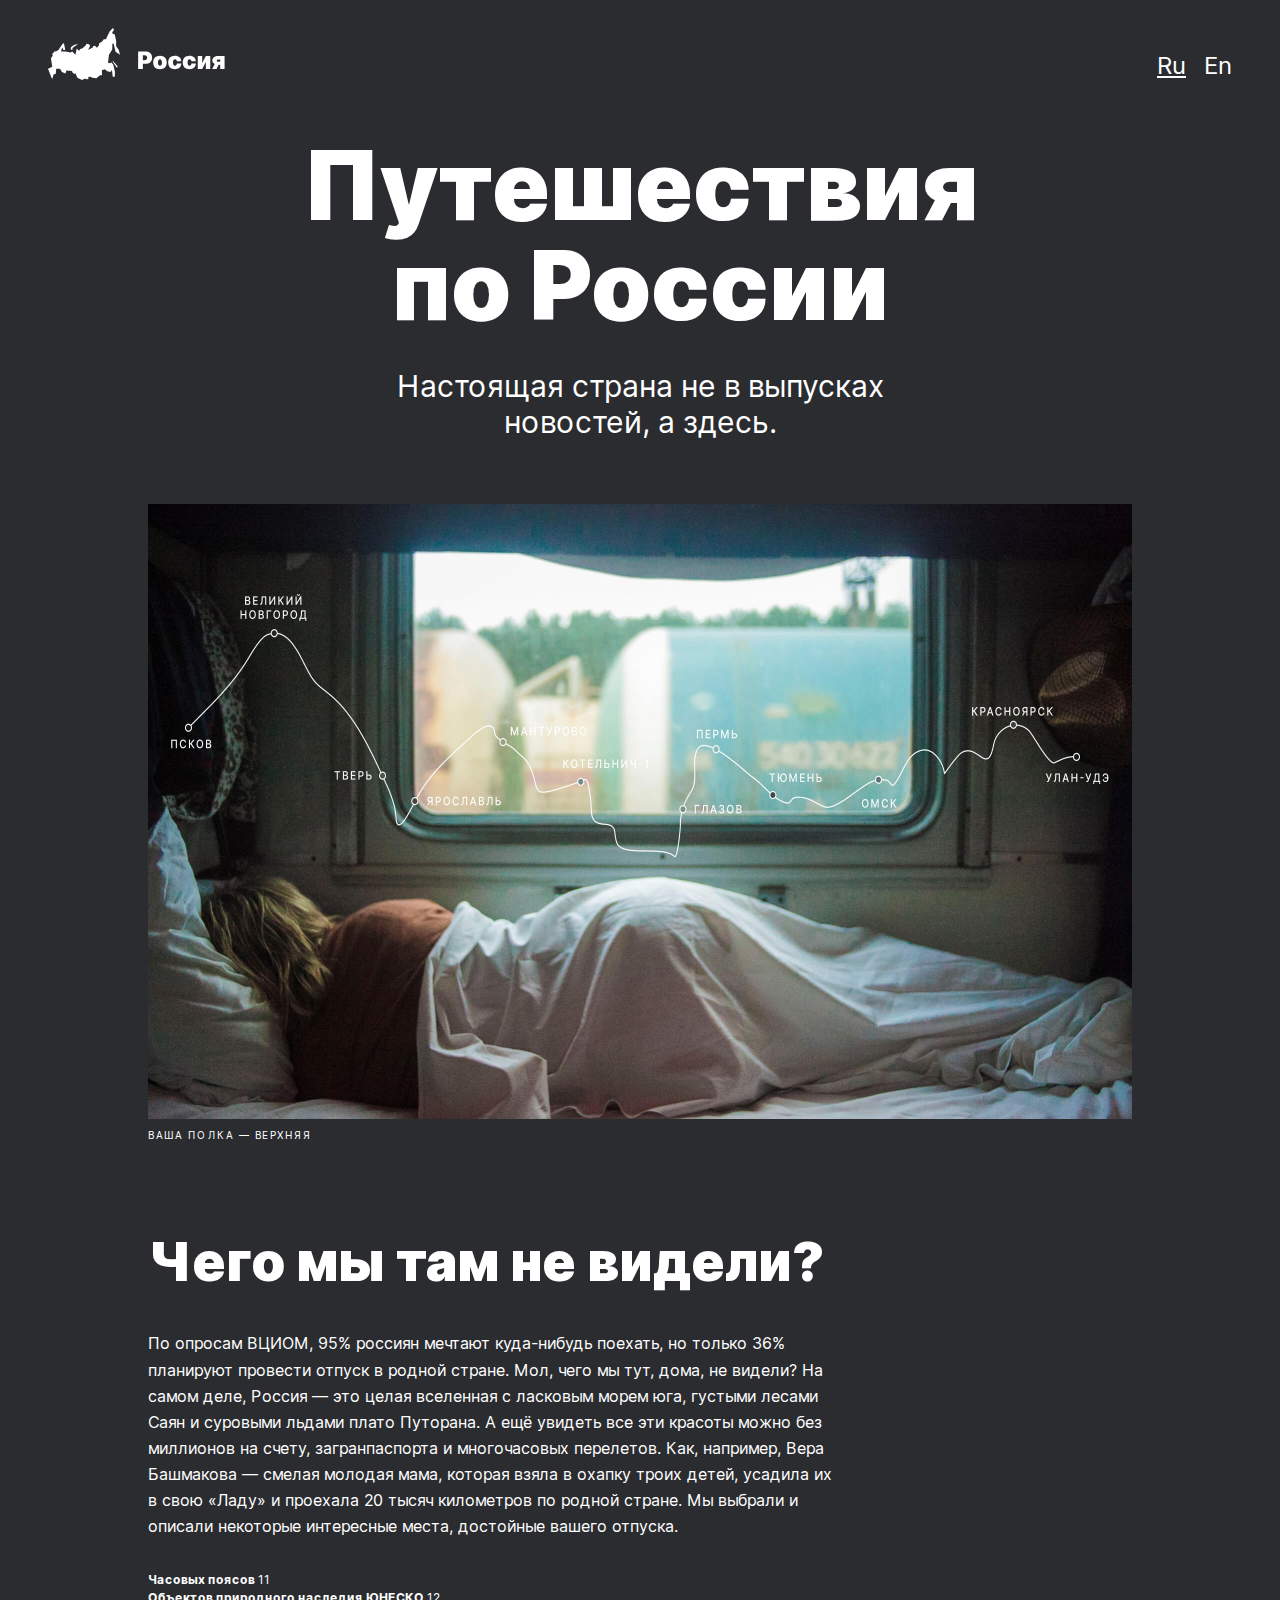
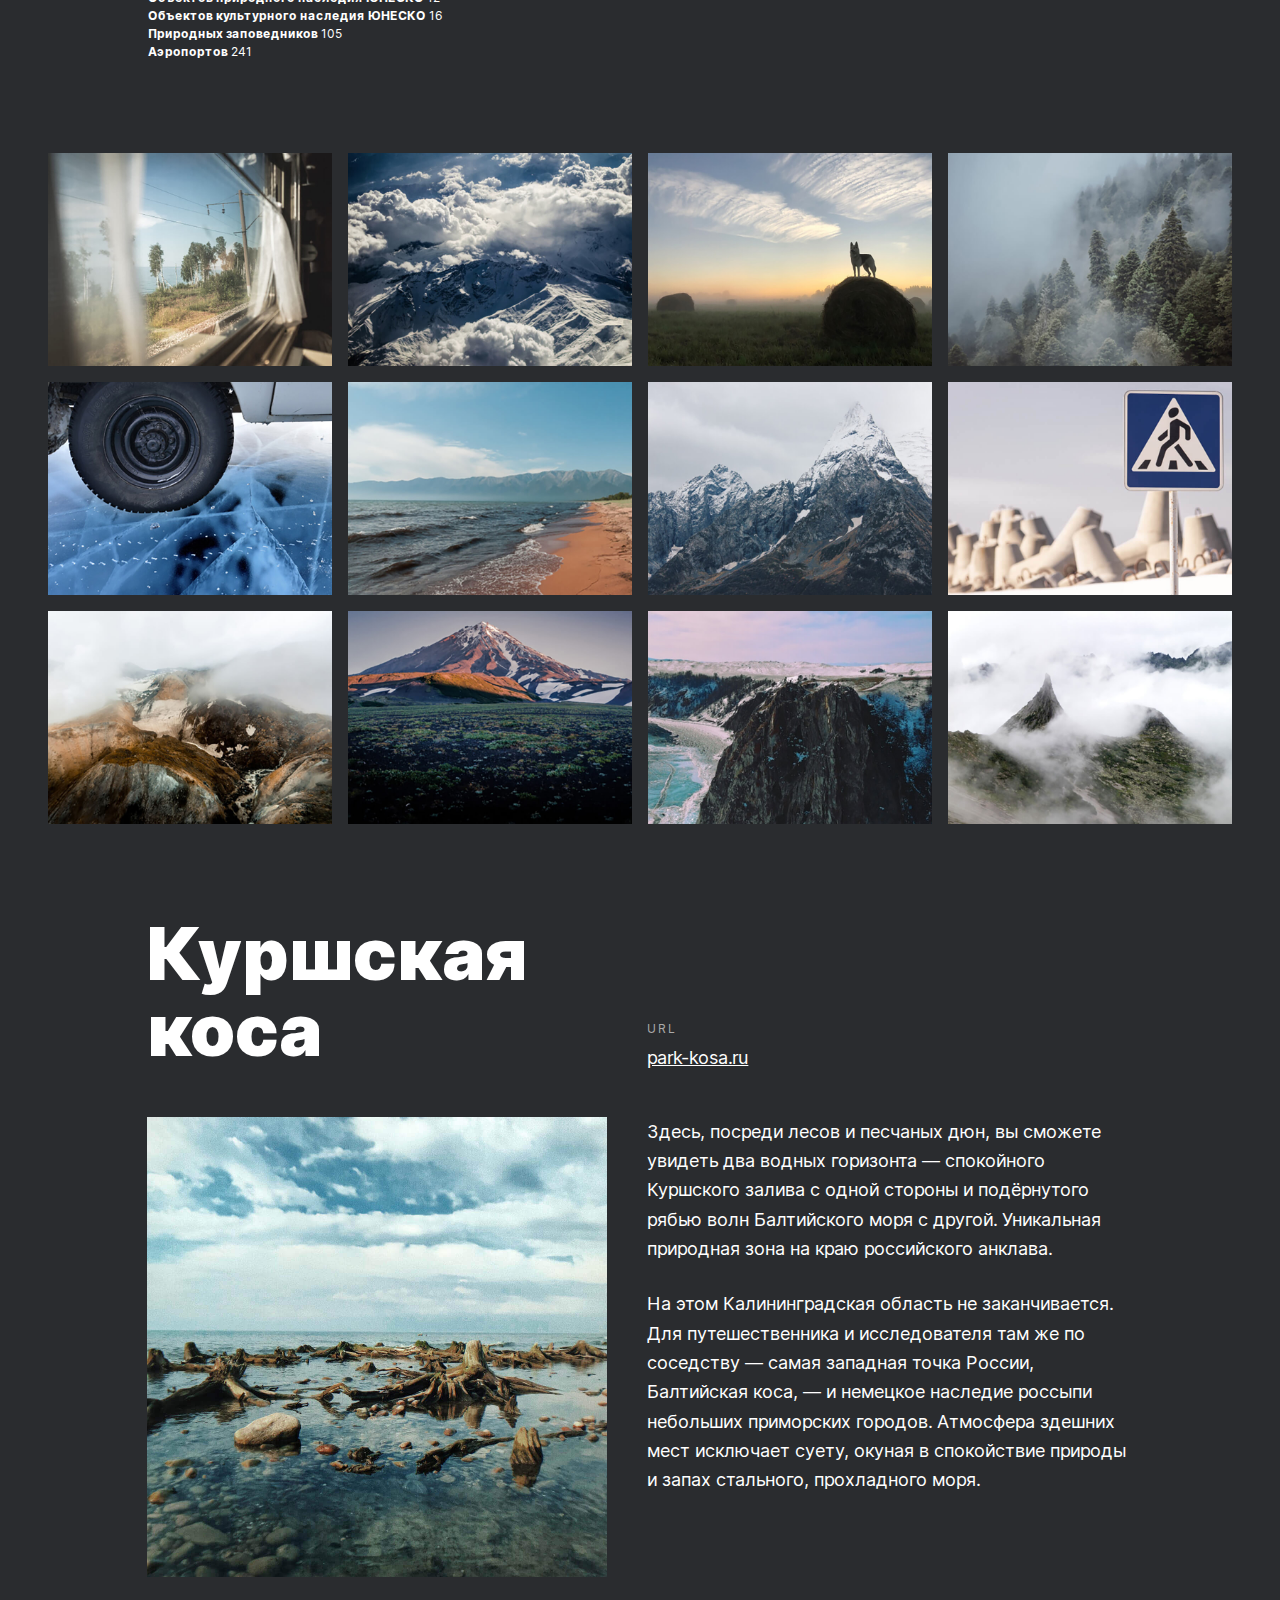
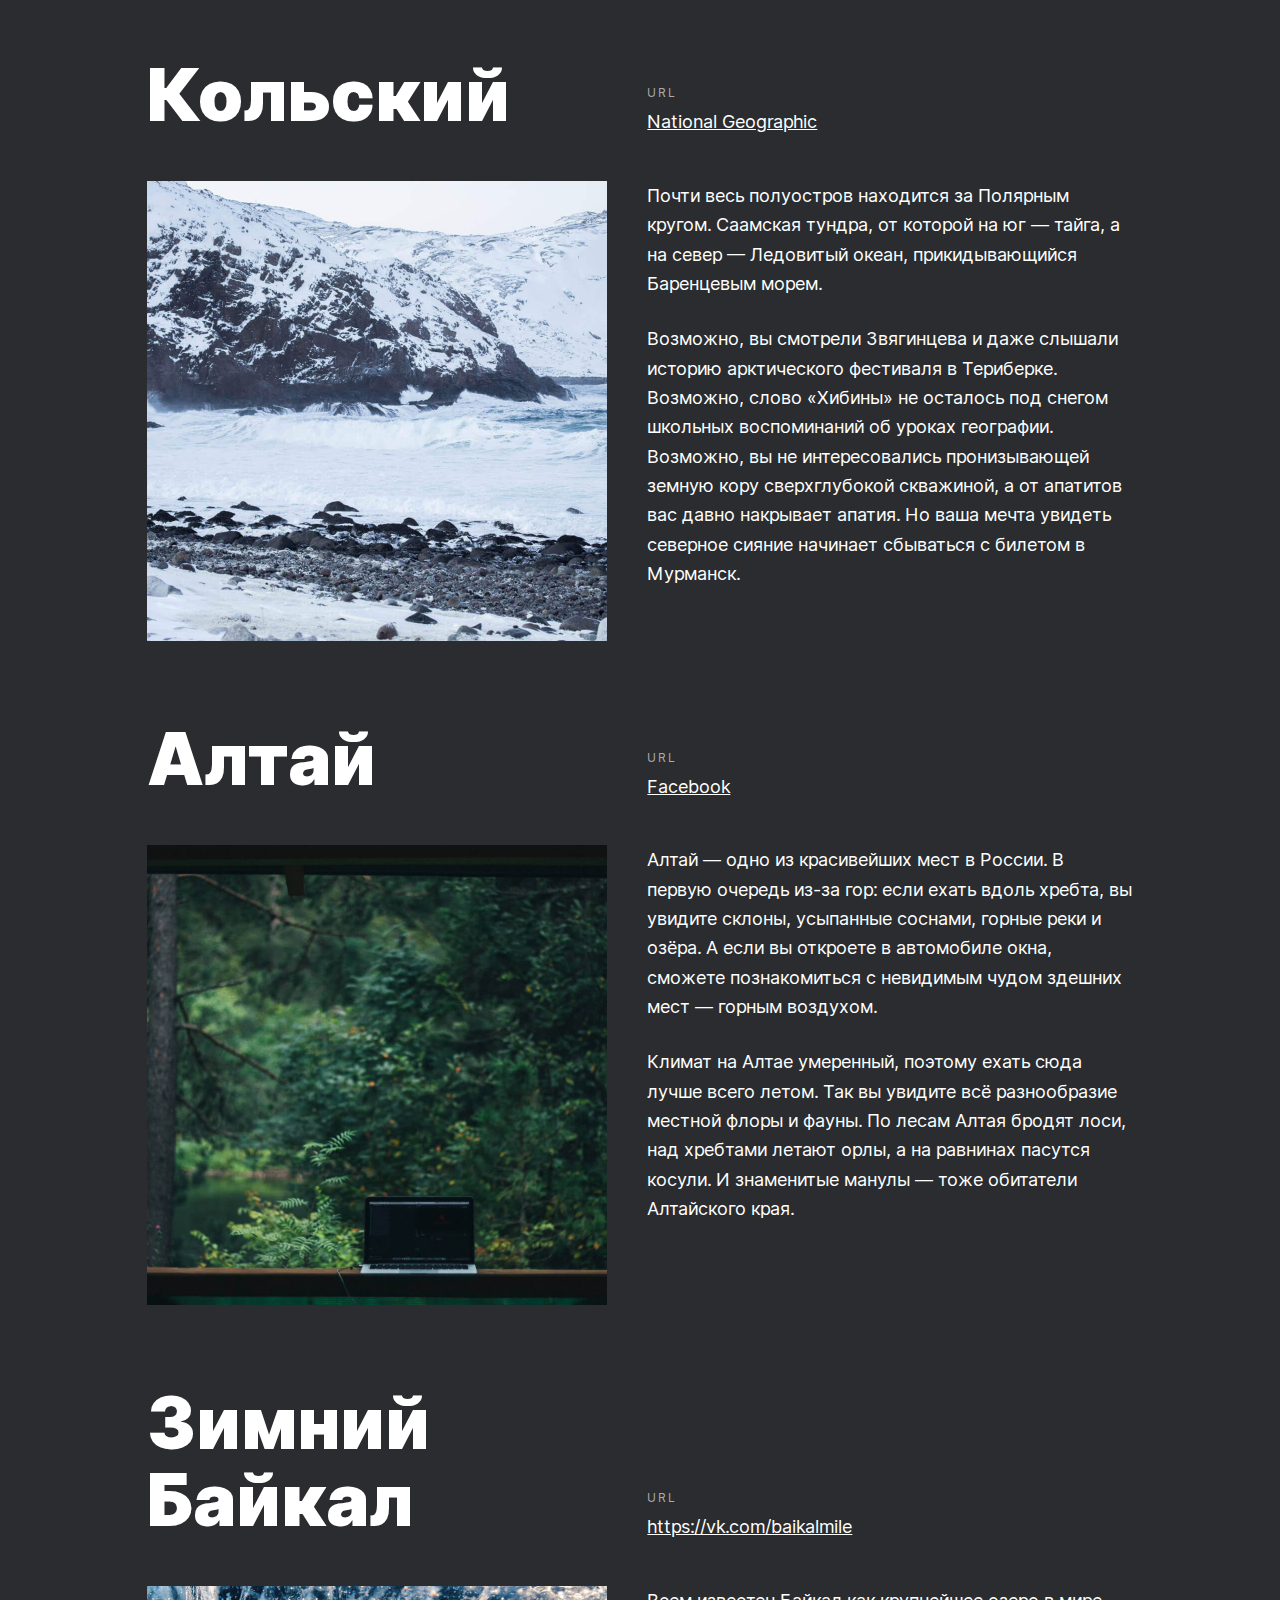
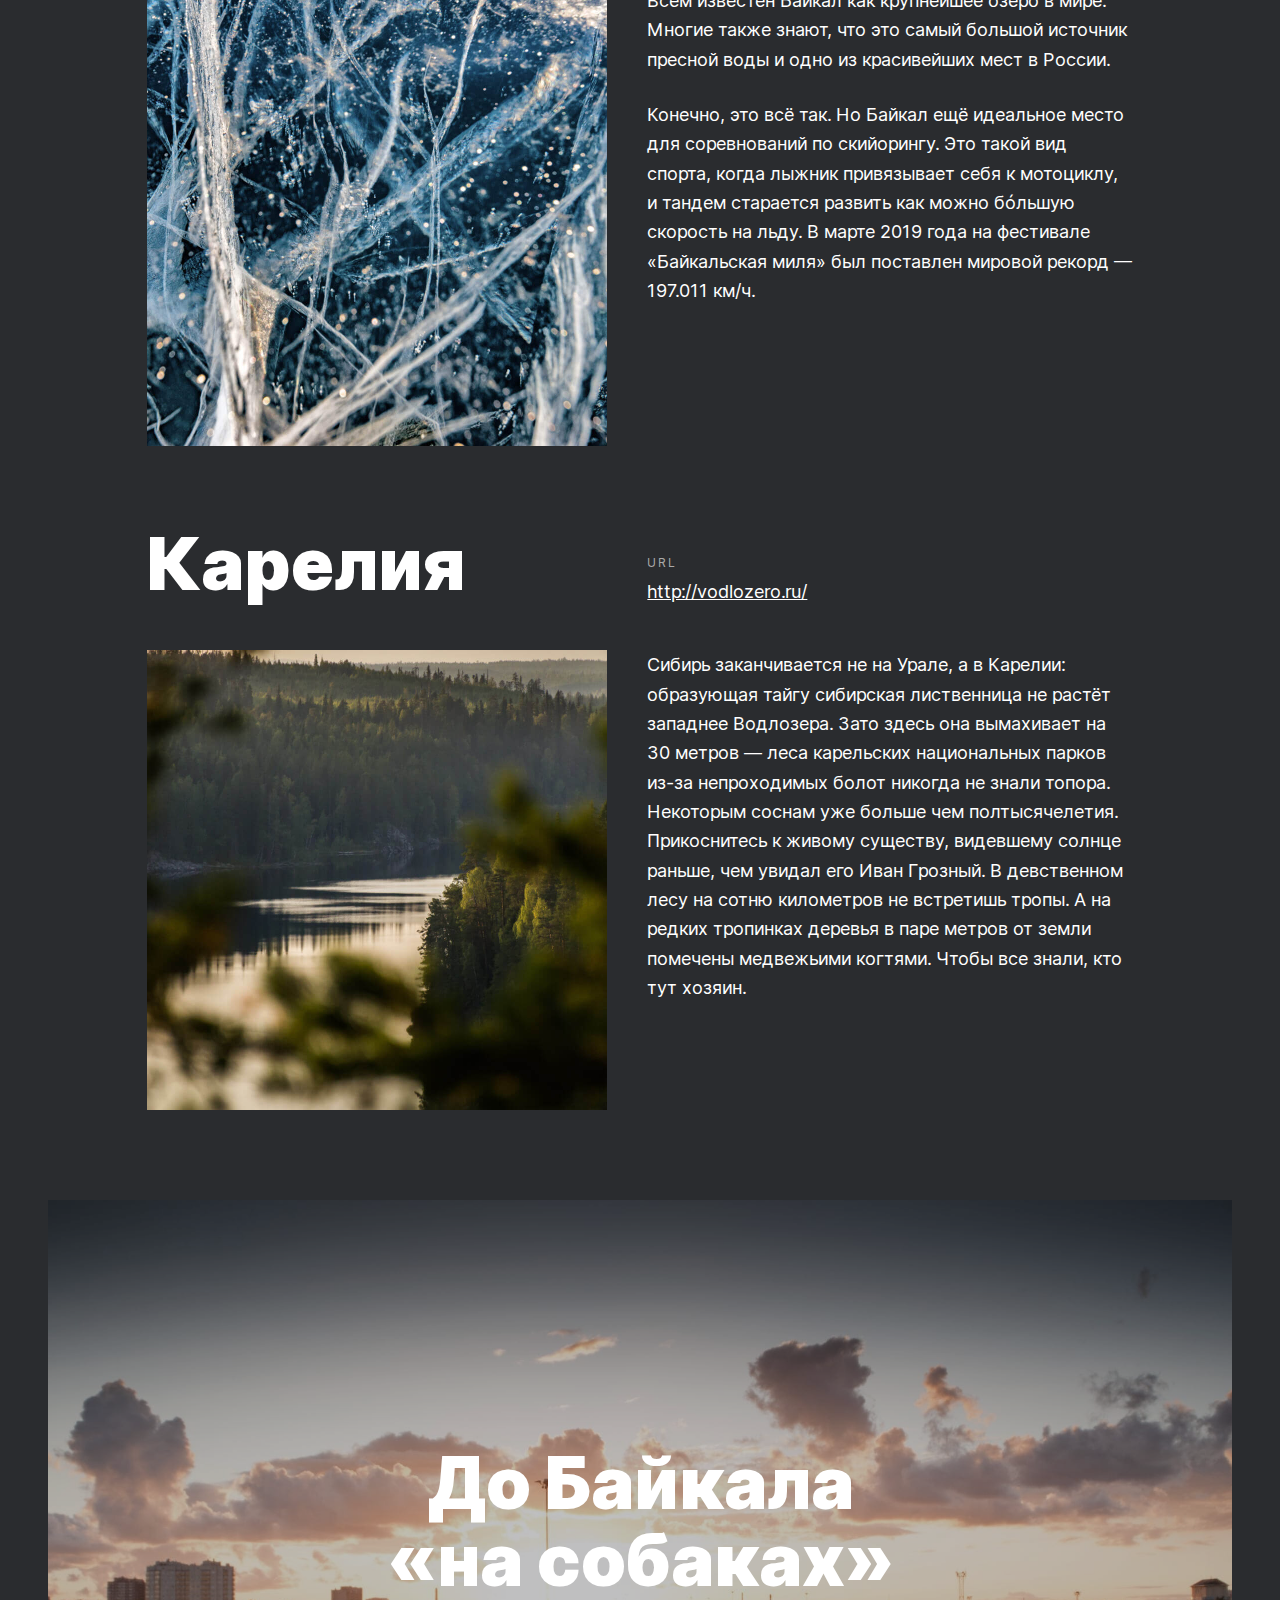
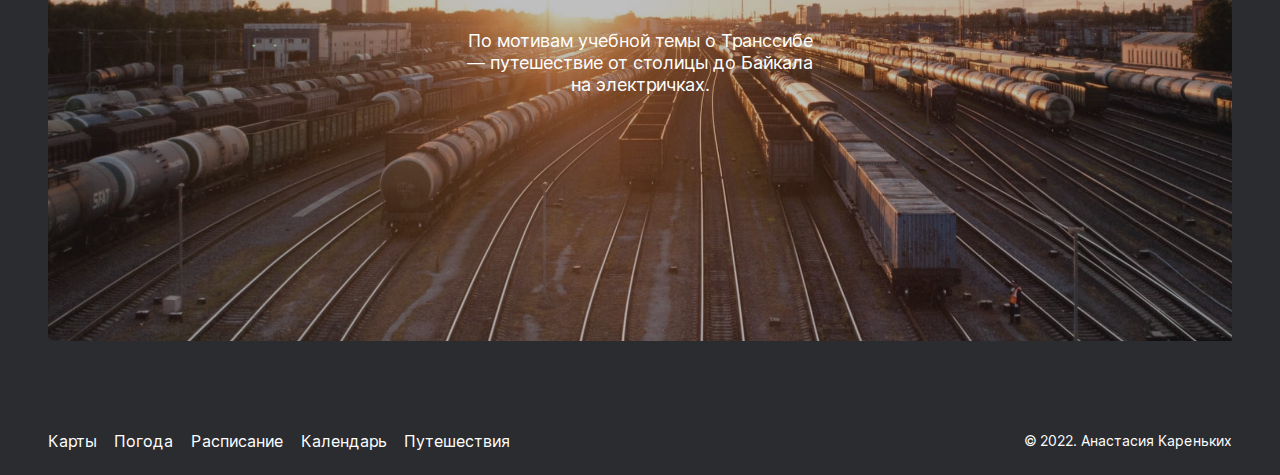
<file: index.html>
<!DOCTYPE html>
<html lang="ru">
  <head>
    <meta charset="UTF-8">
    <meta name="viewport" content="width=device-width, initial-scale=1.0">
    <link rel="stylesheet" href="pages/index.css">
    <title>Путешествия по России</title>
  </head>
  <body>
    <div class="page-wrap">
      <div class="page">
      <!--HEADER--> <!-- -->
      <header class="header">
        <img 
        class="header__logo"
        src="images/header-logo.svg"
        alt="Логотип Россия"
        >
        <!--ОБЕРТКА ДЛЯ ССЫЛОК-->
        <div class="header__lang-links">
          <a href="index.html" class="header__lang-link header__lang-link_current">Ru</a>
          <a href="#" class="header__lang-link">En</a>
        </div>
      </header>
        <main>
          <!--LEAD-->
          <section class="lead">
            <h1 class="lead__title">Путешествия по России</h1>
            <p class="lead__subtitle">Настоящая страна не в выпусках новостей, а здесь.</p>
            <img
              class="lead__image"
              src="images/lead-polka.jpg"
              alt="Женщина спит в поезде, на переднем плане простроен маршрут">
            <span class="lead__caption">ваша полка — верхняя</span>
          </section>
          <!--INTRO-->
          <section class="intro">
          <h2 class="intro__title">Чего мы там не видели?</h2>
          <p class="intro__text">По опросам ВЦИОМ, 95% россиян мечтают куда-нибудь поехать, 
          но только 36% планируют провести отпуск в родной стране. Мол, 
          чего мы тут, дома, не видели? На самом деле, Россия — это целая 
          вселенная с ласковым морем юга, густыми лесами Саян и суровыми 
          льдами плато Путорана. А ещё увидеть все эти красоты можно без 
          миллионов на счету, загранпаспорта и многочасовых перелетов. Как, 
          например, Вера Башмакова — смелая молодая мама, которая взяла в 
          охапку троих детей, усадила их в свою «Ладу» и проехала 20 тысяч 
          километров по родной стране. Мы выбрали и описали некоторые интересные 
          места, достойные вашего отпуска.</p>
          <ul class="intro__list">
            <li><span class="bold">Часовых поясов</span> 11</li>
            <li><span class="bold">Объектов природного наследия ЮНЕСКО</span> 12</li>
            <li><span class="bold">Объектов культурного наследия ЮНЕСКО</span> 16</li>
            <li><span class="bold">Природных заповедников</span> 105</li>
            <li><span class="bold">Аэропортов</span> 241</li>
          </ul>
        </section>
        <!--GRID 12 ITEMS-->
        <section class="photo-grid">
          <!--1-->
          <img 
            class="photo-grid__item"
            src="images/photo-grid-train.jpg"
            alt="В купе поезда">
          <!--2-->
          <img 
            class="photo-grid__item"
            src="images/photo-grid-atharva-tulsi.jpg"
            alt="Кавказские горы">
          <!--3-->
          <img 
            class="photo-grid__item"
            src="images/photo-grid-tuman.jpg"
            alt="Собака стоит на стоге сена в тумане">
          <!--4-->
          <img 
            class="photo-grid__item"
            src="images/photo-grid-sochi.jpg"
            alt="Деревья в тумане">
          <!--5-->
          <img 
            class="photo-grid__item"
            src="images/photo-grid-arisa.jpg"
            alt="Машина едет по идеально прозрачному льду">
          <!--6-->
          <img 
            class="photo-grid__item"
            src="images/photo-grid-baikal.jpg"
            alt="Берег озера Байкал">
          <!--7-->
          <img 
            class="photo-grid__item"
            src="images/photo-grid-elbrus.jpg"
            alt="Горы Эльбрус">
          <!--8-->
          <img 
            class="photo-grid__item"
            src="images/photo-grid-kondratiev.jpg"
            alt="Бетонные конусы за знаком пешеходного перехода">
          <!--9-->
          <img 
            class="photo-grid__item"
            src="images/photo-grid-kamchatka-1.jpg"
            alt="Туманные склоны Камчатки">
          <!--10-->
          <img 
            class="photo-grid__item"
            src="images/photo-grid-kamchatka-2.jpg"
            alt="Гора на Камчатке">
          <!--11-->
          <img 
            class="photo-grid__item"
            src="images/photo-grid-baikal-2.jpg"
            alt="Обрыв перед Байкалом">
          <!--12-->
          <img 
            class="photo-grid__item"
            src="images/photo-grid-ergaki.jpg"
            alt="Туман в парке Ергаки">
        </section>
        <!--PLACES 5 BLOCKS-->
        <section class="places">
          <!--1 Куршская коса-->
          <div class="place">
            <h2 class="place__title">Куршская коса</h2>
            <div class="place__website">
              <p class="place__url-heading">url</p>
              <a target="_blank" href="http://park-kosa.ru" class="place__link">park-kosa.ru</a>
            </div>
            <img 
              class="place__image"
              src="images/place-kosa.jpg"
              alt="Камни и коряги в прозрачной воде"
            >
            <div>
              <p class="place__paragraph">Здесь, посреди лесов и 
              песчаных дюн, вы сможете увидеть два водных горизонта 
              — спокойного Куршского залива с одной стороны и 
              подёрнутого рябью волн Балтийского моря с другой. 
              Уникальная природная зона на краю российского анклава.</p>
              <p class="place__paragraph">На этом Калининградская 
              область не заканчивается. Для путешественника и 
              исследователя там же по соседству — самая западная точка 
              России, Балтийская коса, — и немецкое наследие россыпи 
              небольших приморских городов. Атмосфера здешних мест 
              исключает суету, окуная в спокойствие природы и запах 
              стального, прохладного моря.</p>
            </div>
          </div>
          <!--2 Кольский-->
          <div class="place">
            <h2 class="place__title">Кольский</h2>
            <div class="place__website">
              <p class="place__url-heading">url</p>
              <a target="_blank" href="https://yourshot.nationalgeographic.com/photos/?keywords=kolskiy" class="place__link">National Geographic</a>
            </div>
            <img 
              class="place__image"
              src="images/place-kolsky.jpg"
              alt="Заснеженные горы"
            >
            <div>
              <p class="place__paragraph">Почти весь полуостров находится 
              за Полярным кругом. Саамская тундра, от которой на юг — тайга, 
              а на север — Ледовитый океан, прикидывающийся Баренцевым морем.</p>
              <p class="place__paragraph">Возможно, вы смотрели Звягинцева и 
              даже слышали историю арктического фестиваля в Териберке. Возможно, 
              слово «Хибины» не осталось под снегом школьных воспоминаний об 
              уроках географии. Возможно, вы не интересовались пронизывающей 
              земную кору сверхглубокой скважиной, а от апатитов вас давно 
              накрывает апатия. Но ваша мечта увидеть северное сияние начинает 
              сбываться с билетом в Мурманск.</p>
            </div>
          </div>
          <!--3 Алтай-->
          <div class="place">
            <h2 class="place__title">Алтай</h2>
            <div class="place__website">
              <p class="place__url-heading">url</p>
              <a target="_blank" href="https://www.facebook.com/vera.bashmakova/posts/10156011613718822" class="place__link">Facebook</a>
            </div>
            <img 
              class="place__image"
              src="images/place-altai.jpg"
              alt="Ноутбук на ограждении, позади густая зелень"
            >
            <div>
              <p class="place__paragraph">Алтай — одно из красивейших мест в России. 
              В первую очередь из-за гор: если ехать вдоль хребта, вы увидите склоны, 
              усыпанные соснами, горные реки и озёра. А если вы откроете в автомобиле 
              окна, сможете познакомиться с невидимым чудом здешних мест — горным воздухом.</p>
              <p class="place__paragraph">Климат на Алтае умеренный, поэтому ехать сюда 
              лучше всего летом. Так вы увидите всё разнообразие местной флоры и фауны. 
              По лесам Алтая бродят лоси, над хребтами летают орлы, а на равнинах пасутся 
              косули. И знаменитые манулы — тоже обитатели Алтайского края.</p>
            </div>
          </div>
          <!--4 Зимний Байкал-->
          <div class="place">
            <h2 class="place__title">Зимний Байкал</h2>
            <div class="place__website">
              <p class="place__url-heading">url</p>
              <a target="_blank" href="https://vk.com/baikalmile" class="place__link">https://vk.com/baikalmile</a>
            </div>
            <img 
              class="place__image"
              src="images/place-winter-baikal.jpg"
              alt="Лед и вода"
            >
            <div>
              <p class="place__paragraph">Всем известен Байкал как крупнейшее озеро 
              в мире. Многие также знают, что это самый большой источник пресной 
              воды и одно из красивейших мест в России.</p>
              <p class="place__paragraph">Конечно, это всё так. Но Байкал ещё 
              идеальное место для соревнований по скийорингу. Это такой вид спорта, 
              когда лыжник привязывает себя к мотоциклу, и тандем старается развить 
              как можно бóльшую скорость на льду. В марте 2019 года на фестивале 
              «Байкальская миля» был поставлен мировой рекорд — 197.011 км/ч.</p>
            </div>
          </div>
          <!--5 Карелия-->
          <div class="place">
            <h2 class="place__title">Карелия</h2>
            <div class="place__website">
              <p class="place__url-heading">url</p>
              <a target="_blank" href="http://vodlozero.ru/" class="place__link">http://vodlozero.ru/</a>
            </div>
            <img 
              class="place__image"
              src="images/place-karelia.jpg"
              alt="Река, на склонах пышно растут деревья"
            >
            <div>
              <p class="place__paragraph">Сибирь заканчивается не на Урале, 
              а в Карелии: образующая тайгу сибирская лиственница не растёт 
              западнее Водлозера. Зато здесь она вымахивает на 30 метров — 
              леса карельских национальных парков из-за непроходимых болот 
              никогда не знали топора. Некоторым соснам уже больше чем 
              полтысячелетия. Прикоснитесь к живому существу, видевшему 
              солнце раньше, чем увидал его Иван Грозный. В девственном 
              лесу на сотню километров не встретишь тропы. А на редких 
              тропинках деревья в паре метров от земли помечены медвежьими 
              когтями. Чтобы все знали, кто тут хозяин.</p>
            </div>
          </div>
        </section>
        <!--COVER-->
        <section class="cover">
          <a target="_blank" href="https://stampsy.com/na-elektrichkakh-do-baikala" class="cover__link">
            <div class="cover__overlay">
              <h2 class="cover__title">До Байкала «на собаках»</h2>
              <span class="cover__subtitle">По мотивам учебной темы о 
              Транссибе — путешествие от столицы до Байкала на электричках.</span>
            </div>
          </a>
        </section>
      </main>
      <!--FOOTER-->
      <footer class="footer">
        <nav class="footer__navigation">
        <a target="_blank" href="https://yandex.ru/maps" class="footer__link">Карты</a>
        <a target="_blank" href="https://yandex.ru/pogoda" class="footer__link">Погода</a>
        <a target="_blank" href="https://rasp.yandex.ru" class="footer__link">Расписание</a>
        <a target="_blank" href="https://calendar.yandex.ru" class="footer__link">Календарь</a>
        <a target="_blank" href="https://travel.yandex.ru" class="footer__link">Путешествия</a>
        </nav>
        <p class="footer__copyright">© 2022. Анастасия Кареньких</p>
      </footer>
      </div>
    </div>
  </body>
</html>
</file>
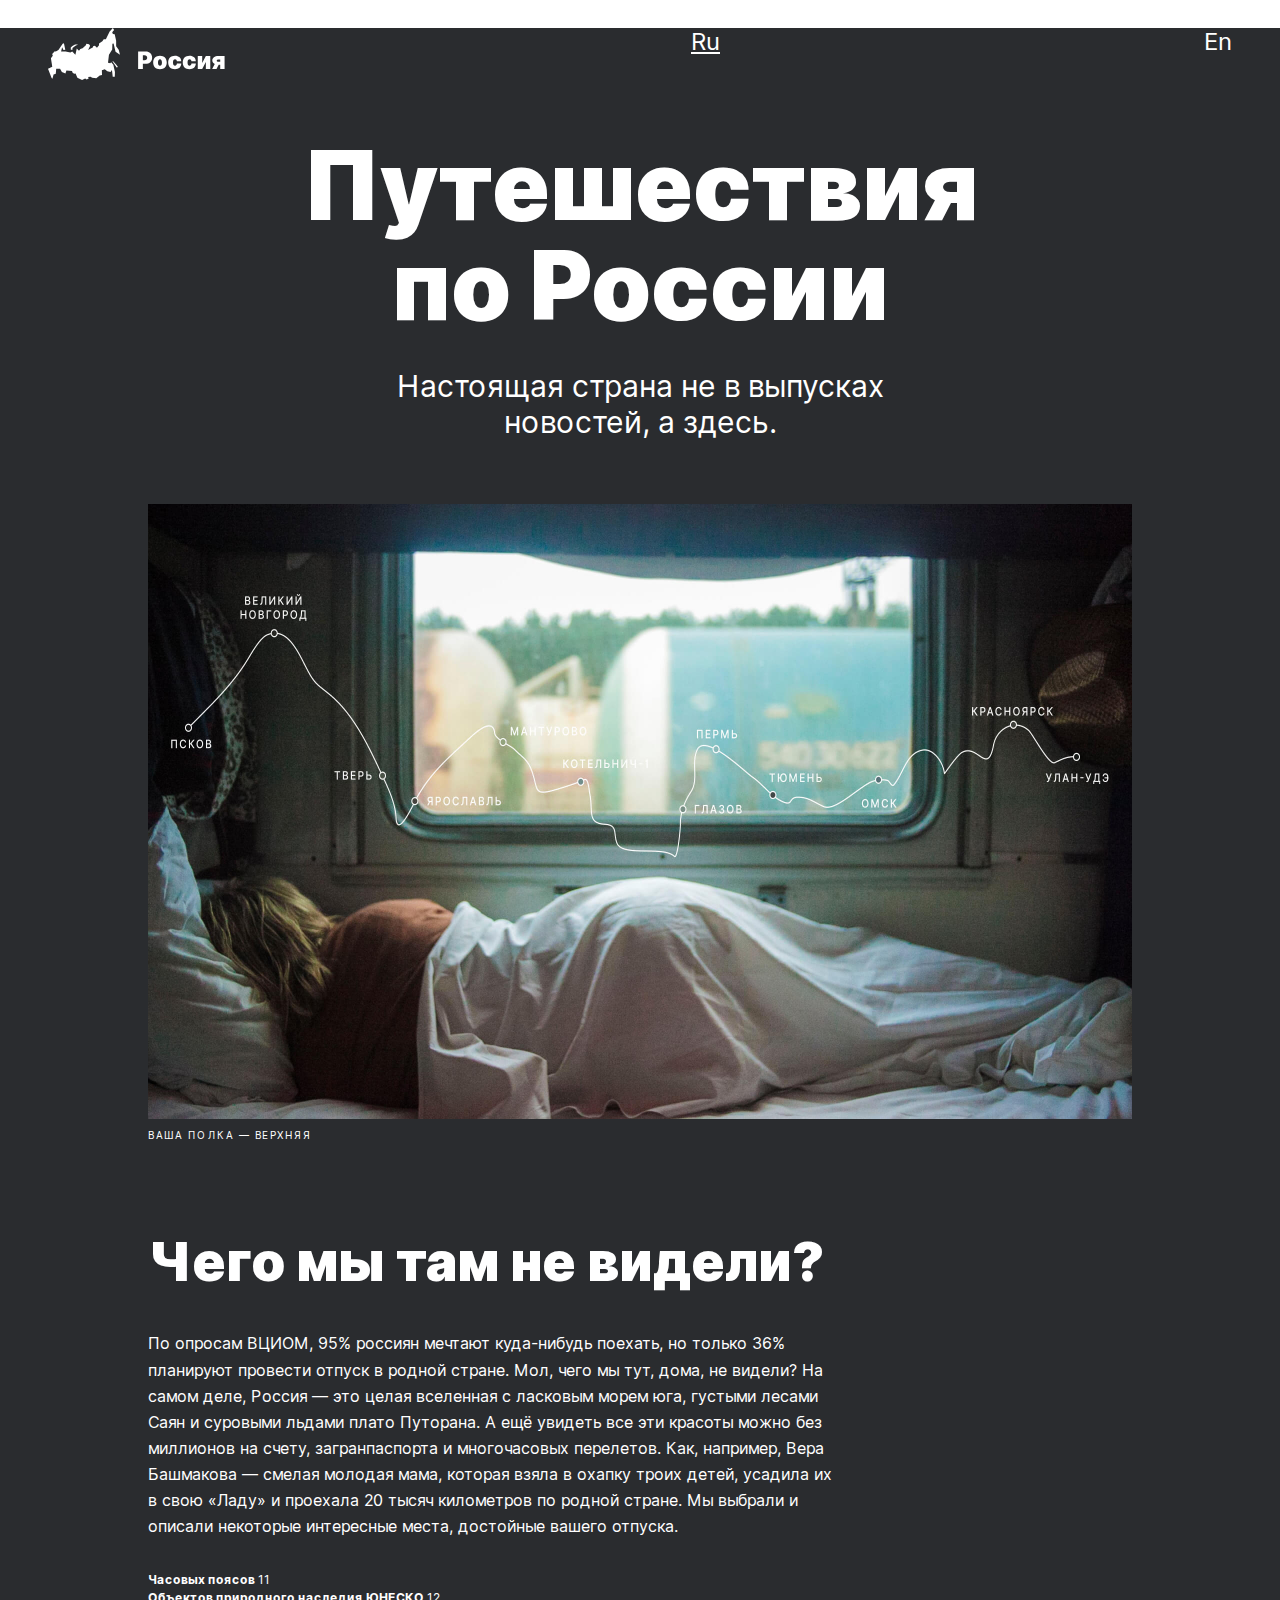
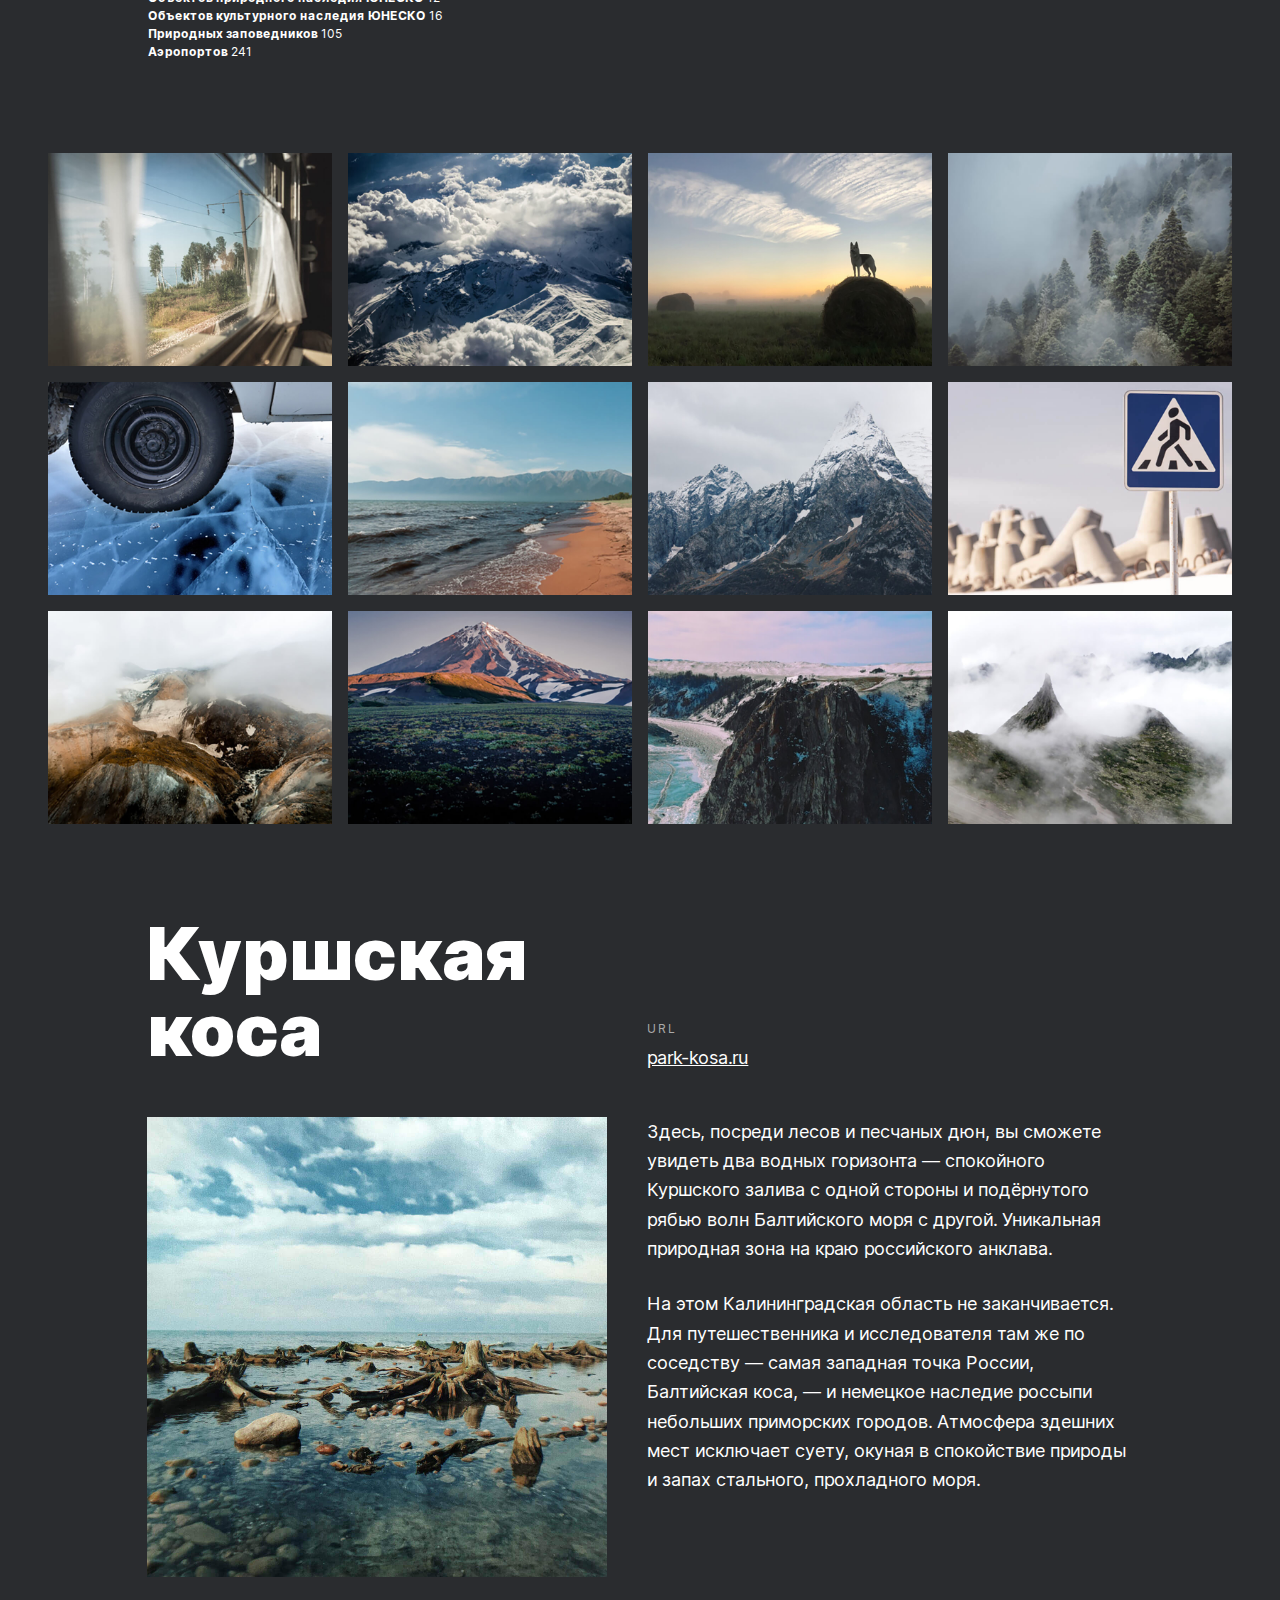
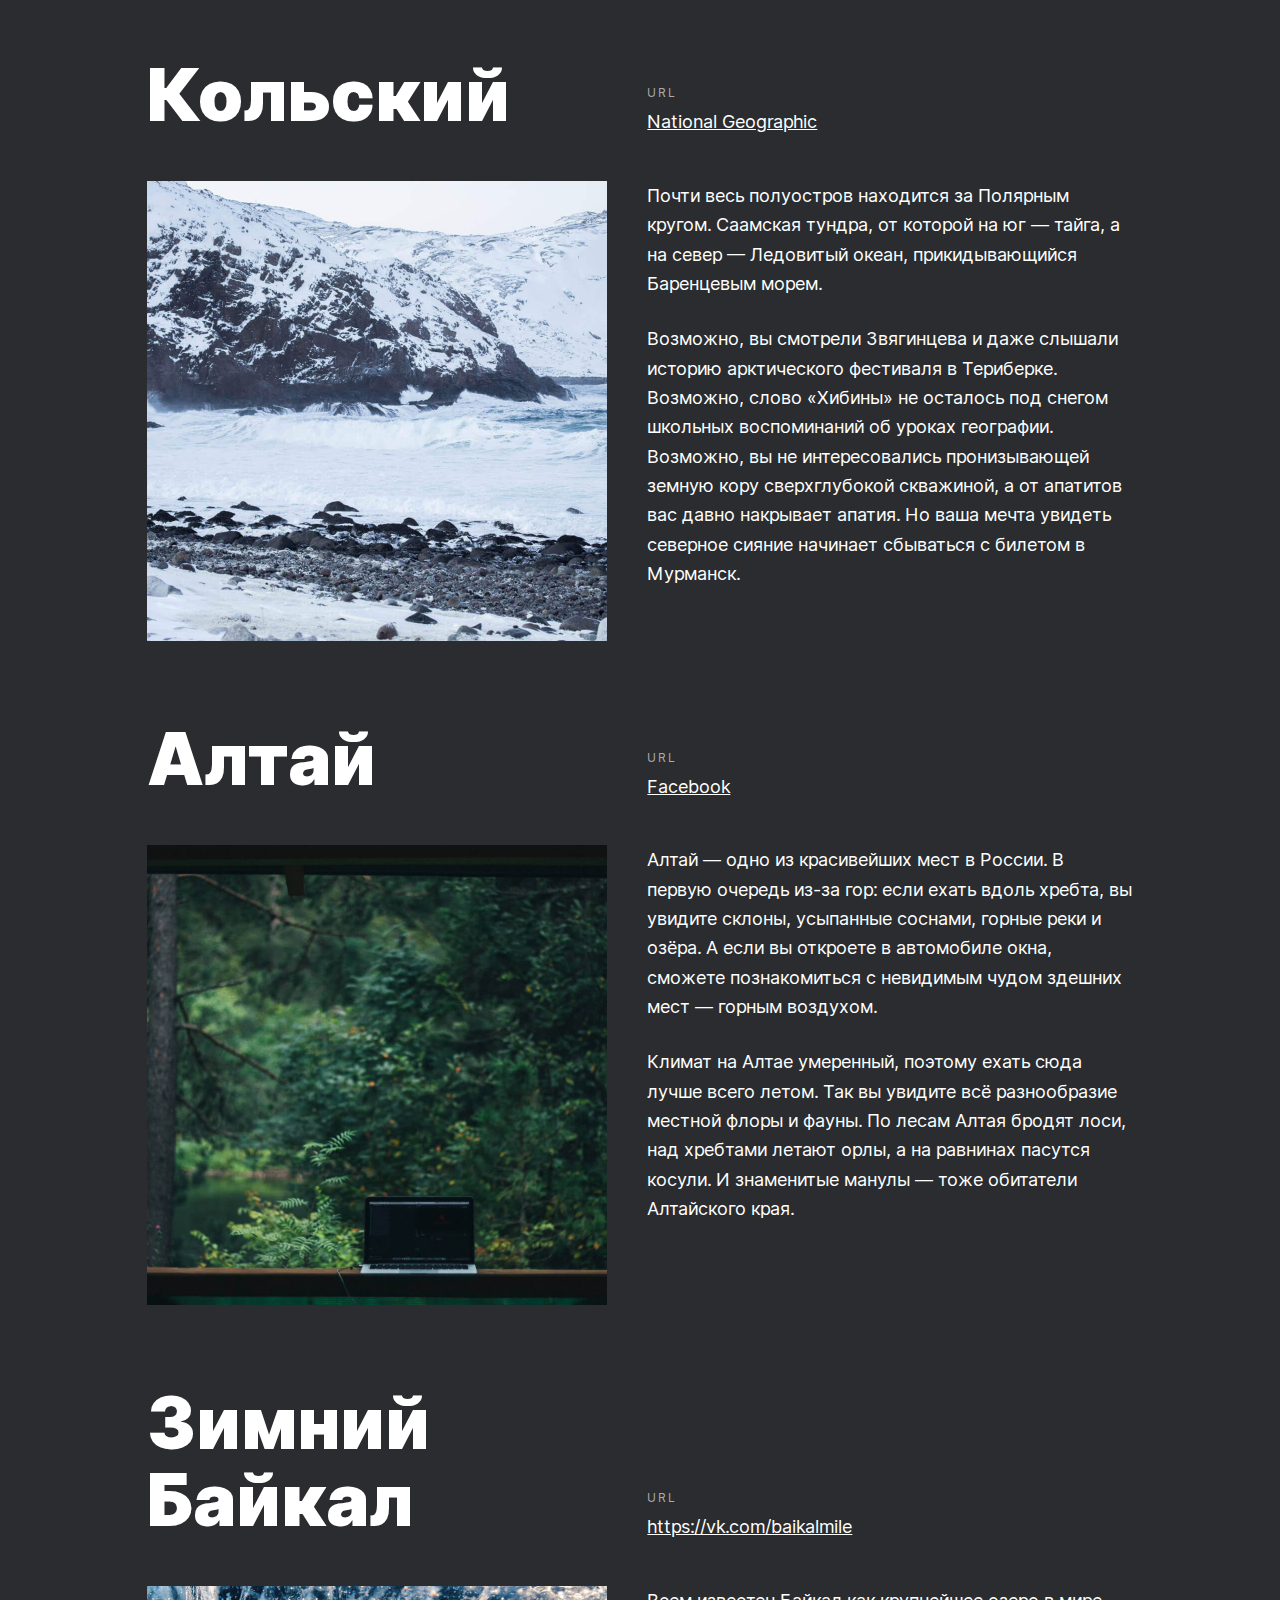
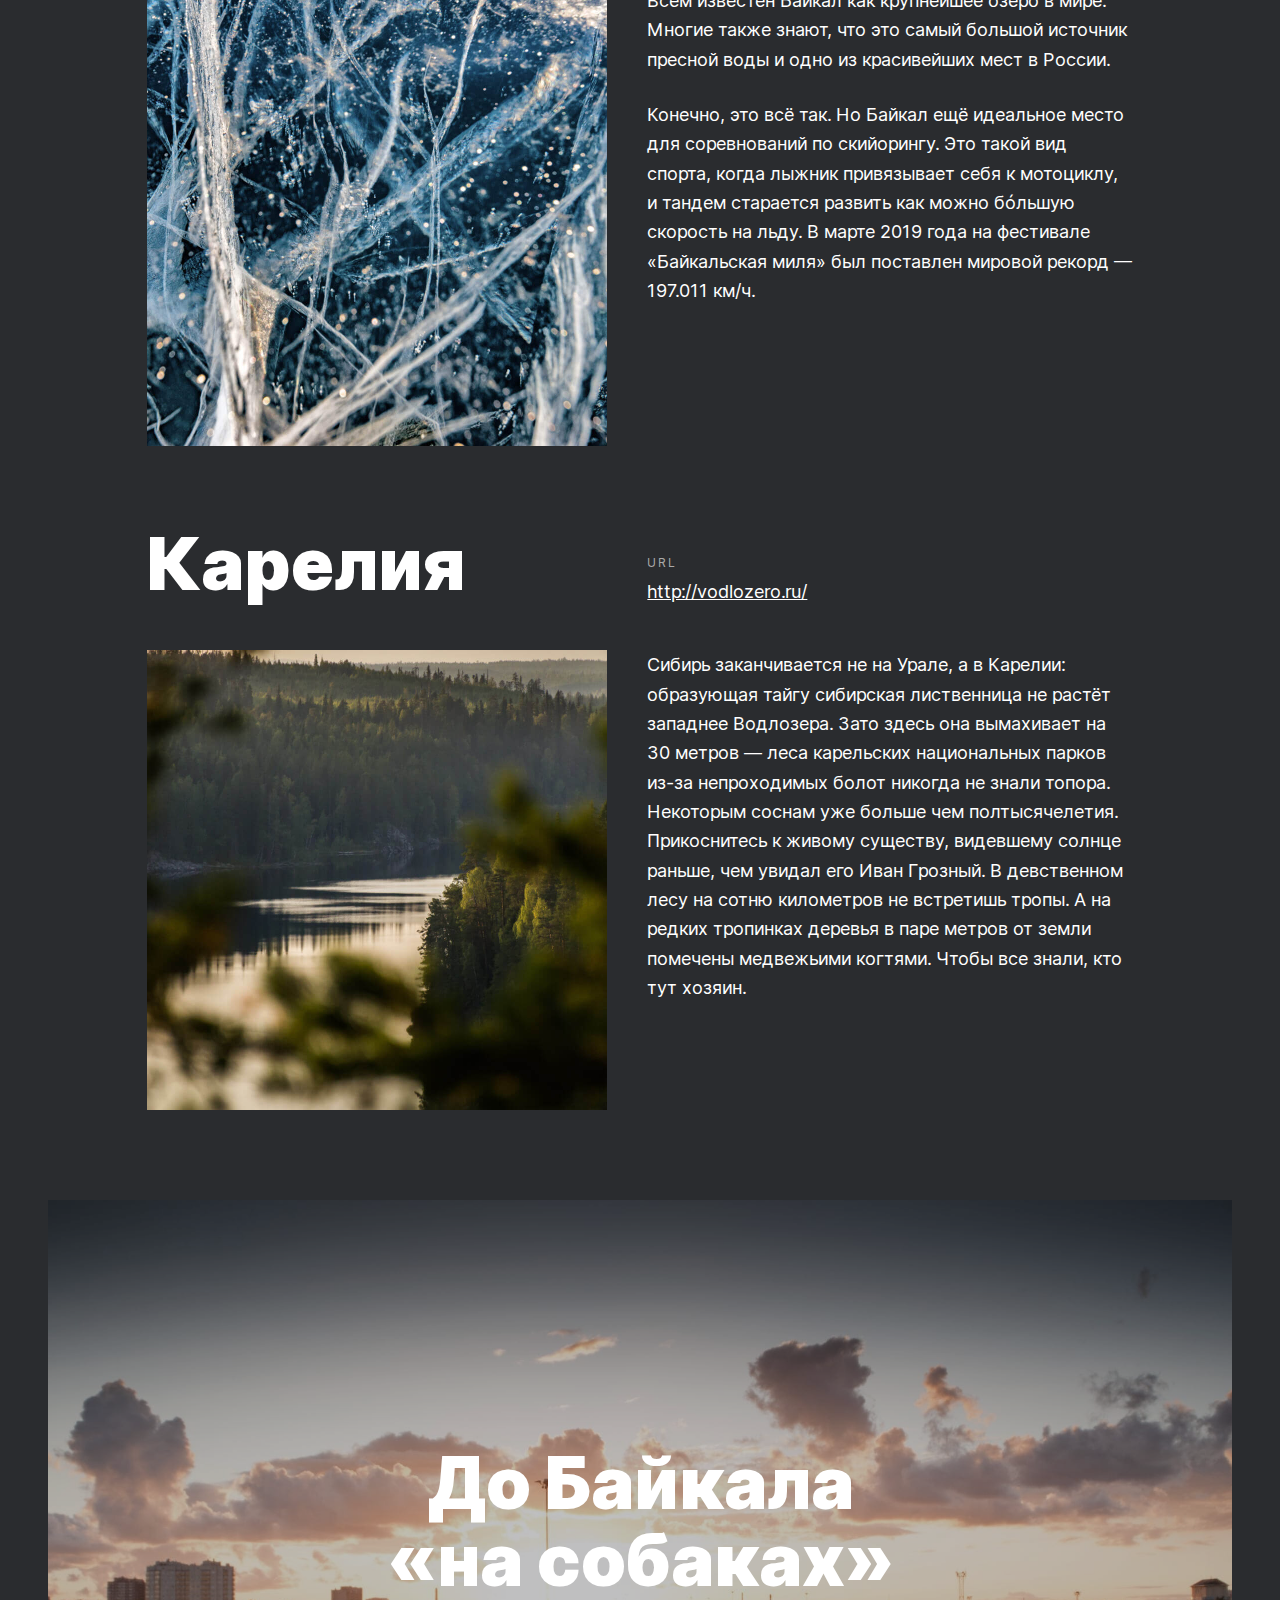
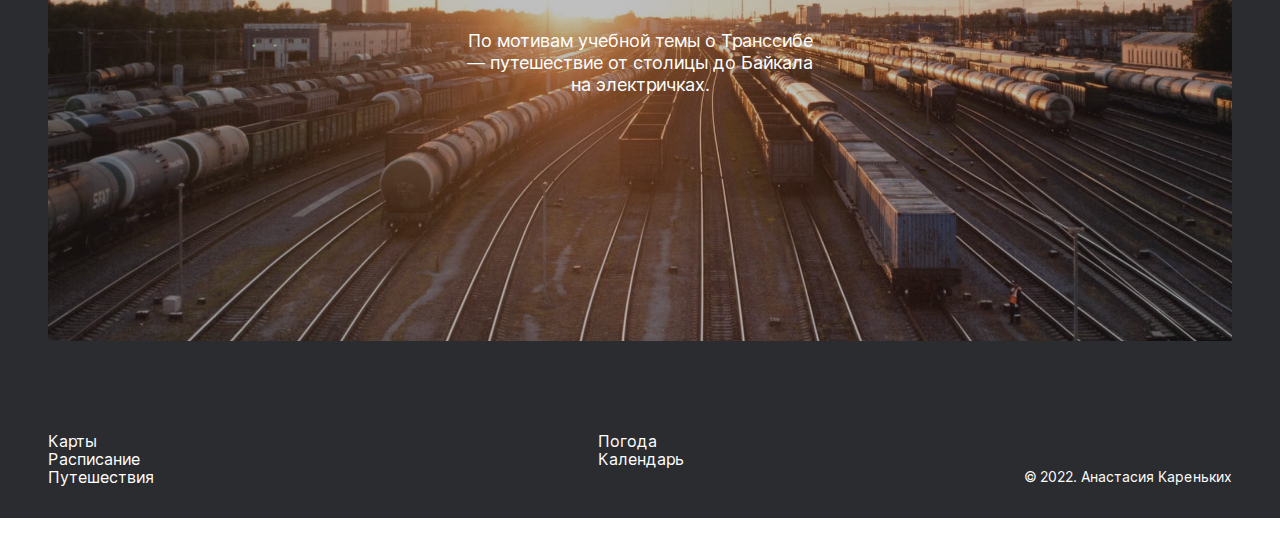
<file: index_rus.html>
<!DOCTYPE html>
<html lang="ru">
  <head>
    <meta charset="UTF-8">
    <meta name="viewport" content="width=device-width, initial-scale=1.0">
    <link rel="stylesheet" href="pages/index_rus.css">
    <title>Путешествия по России</title>
  </head>
  <body>
    <div class="page">
    <!--HEADER--> <!-- -->
    <section class="header">
      <img 
      class="header__logo"
      src="images/header-logo.svg"
      >
      <a href="index_rus.html" class="header__lang-link header__lang-link_current">Ru</a>
      <a href="#" class="header__lang-link">En</a>
    </section>
    <!--LEAD-->
    <section class="lead">
      <h1 class="lead__title">Путешествия по России</h1>
      <p class="lead__subtitle">Настоящая страна не в выпусках новостей, а здесь.</p>
      <img
        class="lead__image"
        src="images/lead-polka.jpg"
        alt="Женщина спит в поезде, на переднем плане простроен маршрут">
      <div class="lead__caption">ваша полка — верхняя</div>
    </section>
    <!--INTRO-->
    <section class="intro">
      <h2 class="intro__title">Чего мы там не видели?</h2>
      <p class="intro__text">По опросам ВЦИОМ, 95% россиян мечтают куда-нибудь поехать, 
      но только 36% планируют провести отпуск в родной стране. Мол, 
      чего мы тут, дома, не видели? На самом деле, Россия — это целая 
      вселенная с ласковым морем юга, густыми лесами Саян и суровыми 
      льдами плато Путорана. А ещё увидеть все эти красоты можно без 
      миллионов на счету, загранпаспорта и многочасовых перелетов. Как, 
      например, Вера Башмакова — смелая молодая мама, которая взяла в 
      охапку троих детей, усадила их в свою «Ладу» и проехала 20 тысяч 
      километров по родной стране. Мы выбрали и описали некоторые интересные 
      места, достойные вашего отпуска.</p>
      <ul class="intro__list">
        <li><b>Часовых поясов</b> 11</li>
        <li><b>Объектов природного наследия ЮНЕСКО</b> 12</li>
        <li><b>Объектов культурного наследия ЮНЕСКО</b> 16</li>
        <li><b>Природных заповедников</b> 105</li>
        <li><b>Аэропортов</b> 241</li>
      </ul>
    </section>
    <!--GRID 12 ITEMS-->
    <section class="photo-grid">
      <!--1-->
      <img 
        class="photo-grid__item"
        src="images/photo-grid-train.jpg"
        alt="В купе поезда">
      <!--2-->
      <img 
        class="photo-grid__item"
        src="images/photo-grid-atharva-tulsi.jpg"
        alt="Кавказские горы">
      <!--3-->
      <img 
        class="photo-grid__item"
        src="images/photo-grid-tuman.jpg"
        alt="Собака стоит на стоге сена в тумане">
      <!--4-->
      <img 
        class="photo-grid__item"
        src="images/photo-grid-sochi.jpg"
        alt="Деревья в тумане">
      <!--5-->
      <img 
        class="photo-grid__item"
        src="images/photo-grid-arisa.jpg"
        alt="Машина едет по идеально прозрачному льду">
      <!--6-->
      <img 
        class="photo-grid__item"
        src="images/photo-grid-baikal.jpg"
        alt="Берег озера Байкал">
      <!--7-->
      <img 
        class="photo-grid__item"
        src="images/photo-grid-elbrus.jpg"
        alt="Горы Эльбрус">
      <!--8-->
      <img 
        class="photo-grid__item"
        src="images/photo-grid-kondratiev.jpg"
        alt="Бетонные конусы за знаком пешеходного перехода">
      <!--9-->
      <img 
        class="photo-grid__item"
        src="images/photo-grid-kamchatka-1.jpg"
        alt="Туманные склоны Камчатки">
      <!--10-->
      <img 
        class="photo-grid__item"
        src="images/photo-grid-kamchatka-2.jpg"
        alt="Гора на Камчатке">
      <!--11-->
      <img 
        class="photo-grid__item"
        src="images/photo-grid-baikal-2.jpg"
        alt="Обрыв перед Байкалом">
      <!--12-->
      <img 
        class="photo-grid__item"
        src="images/photo-grid-ergaki.jpg"
        alt="Туман в парке Ергаки">
    </section>
    <!--PLACES 5 BLOCKS-->
    <section class="places">
      <!--1 Куршская коса-->
      <div class="place">
        <h2 class="place__title">Куршская коса</h2>
        <div class="place__website">
          <p class="place__url-heading">URL</p>
          <a target="_blank" href="http://park-kosa.ru" class="place__link">park-kosa.ru</a>
        </div>
        <img 
          class="place__image"
          src="images/place-kosa.jpg"
          alt="Камни и коряги в прозрачной воде"
        >
        <div>
          <p class="place__paragraph">Здесь, посреди лесов и 
          песчаных дюн, вы сможете увидеть два водных горизонта 
          — спокойного Куршского залива с одной стороны и 
          подёрнутого рябью волн Балтийского моря с другой. 
          Уникальная природная зона на краю российского анклава.</p>
          <p class="place__paragraph">На этом Калининградская 
          область не заканчивается. Для путешественника и 
          исследователя там же по соседству — самая западная точка 
          России, Балтийская коса, — и немецкое наследие россыпи 
          небольших приморских городов. Атмосфера здешних мест 
          исключает суету, окуная в спокойствие природы и запах 
          стального, прохладного моря.</p>
        </div>
      </div>
      <!--2 Кольский-->
      <div class="place">
        <h2 class="place__title">Кольский</h2>
        <div class="place__website">
          <p class="place__url-heading">URL</p>
          <a target="_blank" href="https://yourshot.nationalgeographic.com/photos/?keywords=kolskiy" class="place__link">National Geographic</a>
        </div>
        <img 
          class="place__image"
          src="images/place-kolsky.jpg"
          alt="Заснеженные горы"
        >
        <div>
          <p class="place__paragraph">Почти весь полуостров находится 
          за Полярным кругом. Саамская тундра, от которой на юг — тайга, 
          а на север — Ледовитый океан, прикидывающийся Баренцевым морем.</p>
          <p class="place__paragraph">Возможно, вы смотрели Звягинцева и 
          даже слышали историю арктического фестиваля в Териберке. Возможно, 
          слово «Хибины» не осталось под снегом школьных воспоминаний об 
          уроках географии. Возможно, вы не интересовались пронизывающей 
          земную кору сверхглубокой скважиной, а от апатитов вас давно 
          накрывает апатия. Но ваша мечта увидеть северное сияние начинает 
          сбываться с билетом в Мурманск.</p>
        </div>
      </div>
      <!--3 Алтай-->
      <div class="place">
        <h2 class="place__title">Алтай</h2>
        <div class="place__website">
          <p class="place__url-heading">URL</p>
          <a target="_blank" href="https://www.facebook.com/vera.bashmakova/posts/10156011613718822" class="place__link">Facebook</a>
        </div>
        <img 
          class="place__image"
          src="images/place-altai.jpg"
          alt="Ноутбук на ограждении, позади густая зелень"
        >
        <div>
          <p class="place__paragraph">Алтай — одно из красивейших мест в России. 
          В первую очередь из-за гор: если ехать вдоль хребта, вы увидите склоны, 
          усыпанные соснами, горные реки и озёра. А если вы откроете в автомобиле 
          окна, сможете познакомиться с невидимым чудом здешних мест — горным воздухом.</p>
          <p class="place__paragraph">Климат на Алтае умеренный, поэтому ехать сюда 
          лучше всего летом. Так вы увидите всё разнообразие местной флоры и фауны. 
          По лесам Алтая бродят лоси, над хребтами летают орлы, а на равнинах пасутся 
          косули. И знаменитые манулы — тоже обитатели Алтайского края.</p>
        </div>
      </div>
      <!--4 Зимний Байкал-->
      <div class="place">
        <h2 class="place__title">Зимний Байкал</h2>
        <div class="place__website">
          <p class="place__url-heading">URL</p>
          <a target="_blank" href="https://vk.com/baikalmile" class="place__link">https://vk.com/baikalmile</a>
        </div>
        <img 
          class="place__image"
          src="images/place-winter-baikal.jpg"
          alt="Лед и вода"
        >
        <div>
          <p class="place__paragraph">Всем известен Байкал как крупнейшее озеро 
          в мире. Многие также знают, что это самый большой источник пресной 
          воды и одно из красивейших мест в России.</p>
          <p class="place__paragraph">Конечно, это всё так. Но Байкал ещё 
          идеальное место для соревнований по скийорингу. Это такой вид спорта, 
          когда лыжник привязывает себя к мотоциклу, и тандем старается развить 
          как можно бóльшую скорость на льду. В марте 2019 года на фестивале 
          «Байкальская миля» был поставлен мировой рекорд — 197.011 км/ч.</p>
        </div>
      </div>
      <!--5 Карелия-->
      <div class="place">
        <h2 class="place__title">Карелия</h2>
        <div class="place__website">
          <p class="place__url-heading">URL</p>
          <a target="_blank" href="http://vodlozero.ru/" class="place__link">http://vodlozero.ru/</a>
        </div>
        <img 
          class="place__image"
          src="images/place-karelia.jpg"
          alt="Река, на склонах пышно растут деревья"
        >
        <div>
          <p class="place__paragraph">Сибирь заканчивается не на Урале, 
          а в Карелии: образующая тайгу сибирская лиственница не растёт 
          западнее Водлозера. Зато здесь она вымахивает на 30 метров — 
          леса карельских национальных парков из-за непроходимых болот 
          никогда не знали топора. Некоторым соснам уже больше чем 
          полтысячелетия. Прикоснитесь к живому существу, видевшему 
          солнце раньше, чем увидал его Иван Грозный. В девственном 
          лесу на сотню километров не встретишь тропы. А на редких 
          тропинках деревья в паре метров от земли помечены медвежьими 
          когтями. Чтобы все знали, кто тут хозяин.</p>
        </div>
      </div>
    </section>
    <!--COVER-->
    <section class="cover">
      <a target="_blank" href="https://stampsy.com/na-elektrichkakh-do-baikala" class="cover__link">
        <div class="cover__overlay"> 
          <h2 class="cover__title">До Байкала «на собаках»</h2>
          <div class="cover__subtitle">По мотивам учебной темы о 
          Транссибе — путешествие от столицы до Байкала на электричках.</div>
        </div>
      </a>
    </section>
    <!--FOOTER-->
    <footer class="footer">
      <a target="_blank" href="https://yandex.ru/maps" class="footer__link">Карты</a>
      <a target="_blank" href="https://yandex.ru/pogoda" class="footer__link">Погода</a>
      <a target="_blank" href="https://rasp.yandex.ru" class="footer__link">Расписание</a>
      <a target="_blank" href="https://calendar.yandex.ru" class="footer__link">Календарь</a>
      <a target="_blank" href="https://travel.yandex.ru" class="footer__link">Путешествия</a>
      <p class="footer__copyright">© 2022. Анастасия Кареньких<p>
    </footer>
    </div>
  </body>
</html>
</file>
<file: pages/index.css>
/* VENDOR */
@import url(../vendor/normalize.css);
/* FONTS & STYLES */
@import url(../fonts/inter/inter.css);
@import url(../blocks/bold/bold.css);
/* PAGE */
@import url(../blocks/page/page.css);
@import url(../blocks/page-wrap/page-wrap.css);
/* Дальше секции в том порядке, в котором они расположены на странице */
/* HEADER */
@import url(../blocks/header/header.css);
@import url(../blocks/header/__lang-links/header__lang-links.css);
@import url(../blocks/header/__lang-link/header__lang-link.css);
@import url(../blocks/header/__lang-link/_current/header__lang-link_current.css);
@import url(../blocks/header/__logo/header__logo.css);
/* LEAD */
@import url(../blocks/lead/lead.css);
@import url(../blocks/lead/__caption/lead__caption.css);
@import url(../blocks/lead/__image/lead__image.css);
@import url(../blocks/lead/__subtitle/lead__subtitle.css);
@import url(../blocks/lead/__title/lead__title.css);
/* INTRO */
@import url(../blocks/intro/intro.css);
@import url(../blocks/intro/__list/intro__list.css);
@import url(../blocks/intro/__text/intro__text.css);
@import url(../blocks/intro/__title/intro__title.css);
/* PHOTO-GRID */
@import url(../blocks/photo-grid/photo-grid.css);
@import url(../blocks/photo-grid/__item/photo-grid__item.css);
/* Обертка PLACES */
@import url(../blocks/places/places.css);
/* Блок PLACE */
@import url(../blocks/place/place.css);
@import url(../blocks/place/__image/place__image.css);
@import url(../blocks/place/__link/place__link.css);
@import url(../blocks/place/__paragraph/place__paragraph.css);
@import url(../blocks/place/__title/place__title.css);
@import url(../blocks/place/__url-heading/place__url-heading.css);
@import url(../blocks/place/__website/place__website.css);
/* COVER */
@import url(../blocks/cover/cover.css);
@import url(../blocks/cover/__overlay/cover__overlay.css);
@import url(../blocks/cover/__subtitle/cover__subtitle.css);
@import url(../blocks/cover/__title/cover__title.css);
@import url(../blocks/cover/__link/cover__link.css);
/* FOOTER */
@import url(../blocks/footer/footer.css);
@import url(../blocks/footer/__navigation/footer__navigation.css);
@import url(../blocks/footer/__copyright/footer__copyright.css);
@import url(../blocks/footer/__link/footer__link.css);
</file>
<file: pages/index_rus.css>
/* VENDOR */
@import url(../vendor/normalize.css);
/* FONTS */
@import url(../fonts/inter/inter.css);
/* PAGE */
@import url(../blocks/page/page.css);
/* Дальше секции в том порядке, в котором они расположены на странице */
/* HEADER */
@import url(../blocks/header/header.css);
@import url(../blocks/header/__lang-link/header__lang-link.css);
@import url(../blocks/header/__lang-link/_current/header__lang-link_current.css);
@import url(../blocks/header/__logo/header__logo.css);
/* LEAD */
@import url(../blocks/lead/lead.css);
@import url(../blocks/lead/__caption/lead__caption.css);
@import url(../blocks/lead/__image/lead__image.css);
@import url(../blocks/lead/__subtitle/lead__subtitle.css);
@import url(../blocks/lead/__title/lead__title.css);
/* INTRO */
@import url(../blocks/intro/intro.css);
@import url(../blocks/intro/__list/intro__list.css);
@import url(../blocks/intro/__text/intro__text.css);
@import url(../blocks/intro/__title/intro__title.css);
/* PHOTO-GRID */
@import url(../blocks/photo-grid/photo-grid.css);
@import url(../blocks/photo-grid/__item/photo-grid__item.css);
/* Обертка PLACES */
@import url(../blocks/places/places.css);
/* Блок PLACE */
@import url(../blocks/place/place.css);
@import url(../blocks/place/__image/place__image.css);
@import url(../blocks/place/__link/place__link.css);
@import url(../blocks/place/__paragraph/place__paragraph.css);
@import url(../blocks/place/__title/place__title.css);
@import url(../blocks/place/__url-heading/place__url-heading.css);
@import url(../blocks/place/__website/place__website.css);
/* COVER */
@import url(../blocks/cover/cover.css);
@import url(../blocks/cover/__overlay/cover__overlay.css);
@import url(../blocks/cover/__subtitle/cover__subtitle.css);
@import url(../blocks/cover/__title/cover__title.css);
@import url(../blocks/cover/__link/cover__link.css);
/* FOOTER */
@import url(../blocks/footer/footer.css);
@import url(../blocks/footer/__copyright/footer__copyright.css);
@import url(../blocks/footer/__link/footer__link.css);
</file>
